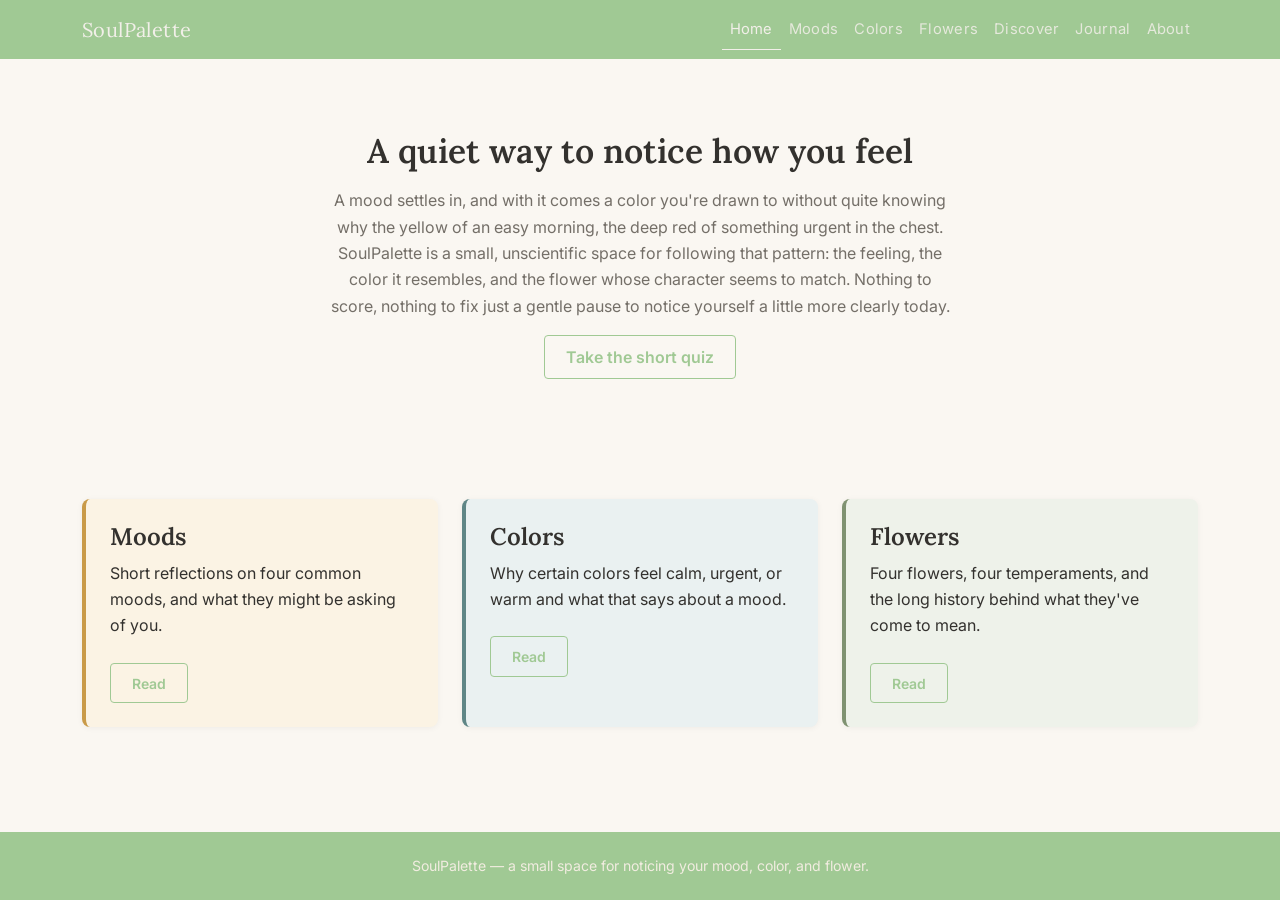
<file: index.html>
<!DOCTYPE html>
<html lang="en">
<head>
<meta charset="UTF-8">
<meta name="viewport" content="width=device-width, initial-scale=1">
<title>SoulPalette</title>
<link href="https://fonts.googleapis.com/css2?family=Lora:wght@500;600&family=Inter:wght@400;500;600&display=swap" rel="stylesheet">
<link href="https://cdn.jsdelivr.net/npm/bootstrap@5.3.3/dist/css/bootstrap.min.css" rel="stylesheet">
<link href="assets/css/style.css" rel="stylesheet">
</head>
<body>

<nav class="navbar navbar-expand-lg">
  <div class="container">
    <a class="navbar-brand" href="index.html">SoulPalette</a>
    <button class="navbar-toggler" type="button" data-bs-toggle="collapse" data-bs-target="#nav">
      <span class="navbar-toggler-icon"></span>
    </button>
    <div class="collapse navbar-collapse" id="nav">
      <ul class="navbar-nav ms-auto">
        <li class="nav-item"><a class="nav-link" href="index.html">Home</a></li>
        <li class="nav-item"><a class="nav-link" href="moods.html">Moods</a></li>
        <li class="nav-item"><a class="nav-link" href="colors.html">Colors</a></li>
        <li class="nav-item"><a class="nav-link" href="flowers.html">Flowers</a></li>
        <li class="nav-item"><a class="nav-link" href="discover.html">Discover</a></li>
        <li class="nav-item"><a class="nav-link" href="journal.html">Journal</a></li>
        <li class="nav-item"><a class="nav-link" href="about.html">About</a></li>
      </ul>
    </div>
  </div>
</nav>

<main class="flex-grow-1">

<section class="hero text-center">
  <h1>A quiet way to notice how you feel</h1>
  <p>
    A mood settles in, and with it comes a color you're drawn to without quite
    knowing why  the yellow of an easy morning, the deep red of something
    urgent in the chest. SoulPalette is a small, unscientific space for
    following that pattern: the feeling, the color it resembles, and the
    flower whose character seems to match. Nothing to score, nothing to fix 
    just a gentle pause to notice yourself a little more clearly today.
  </p>
  <a href="discover.html" class="btn btn-soul mt-3">Take the short quiz</a>
</section>

<div class="container my-5">
  <div class="row g-4">
    <div class="col-md-4">
      <div class="sp-card bg-yellow p-4">
        <h4>Moods</h4>
        <p>Short reflections on four common moods, and what they might be asking of you.</p>
        <a href="moods.html" class="btn btn-soul mt-2 btn-sm">Read</a>
      </div>
    </div>
    <div class="col-md-4">
      <div class="sp-card bg-blue p-4">
        <h4>Colors</h4>
        <p>Why certain colors feel calm, urgent, or warm  and what that says about a mood.</p>
        <a href="colors.html" class="btn btn-soul mt-2 btn-sm">Read</a>
      </div>
    </div>
    <div class="col-md-4">
      <div class="sp-card bg-green p-4">
        <h4>Flowers</h4>
        <p>Four flowers, four temperaments, and the long history behind what they've come to mean.</p>
        <a href="flowers.html" class="btn btn-soul mt-2 btn-sm">Read</a>
      </div>
    </div>
  </div>
</div>

</main>

<footer class="text-center">
  <p class="mb-0">SoulPalette — a small space for noticing your mood, color, and flower.</p>
</footer>

<script src="https://cdn.jsdelivr.net/npm/bootstrap@5.3.3/dist/js/bootstrap.bundle.min.js"></script>
<script src="assets/js/script.js"></script>
</body>
</html>
</file>
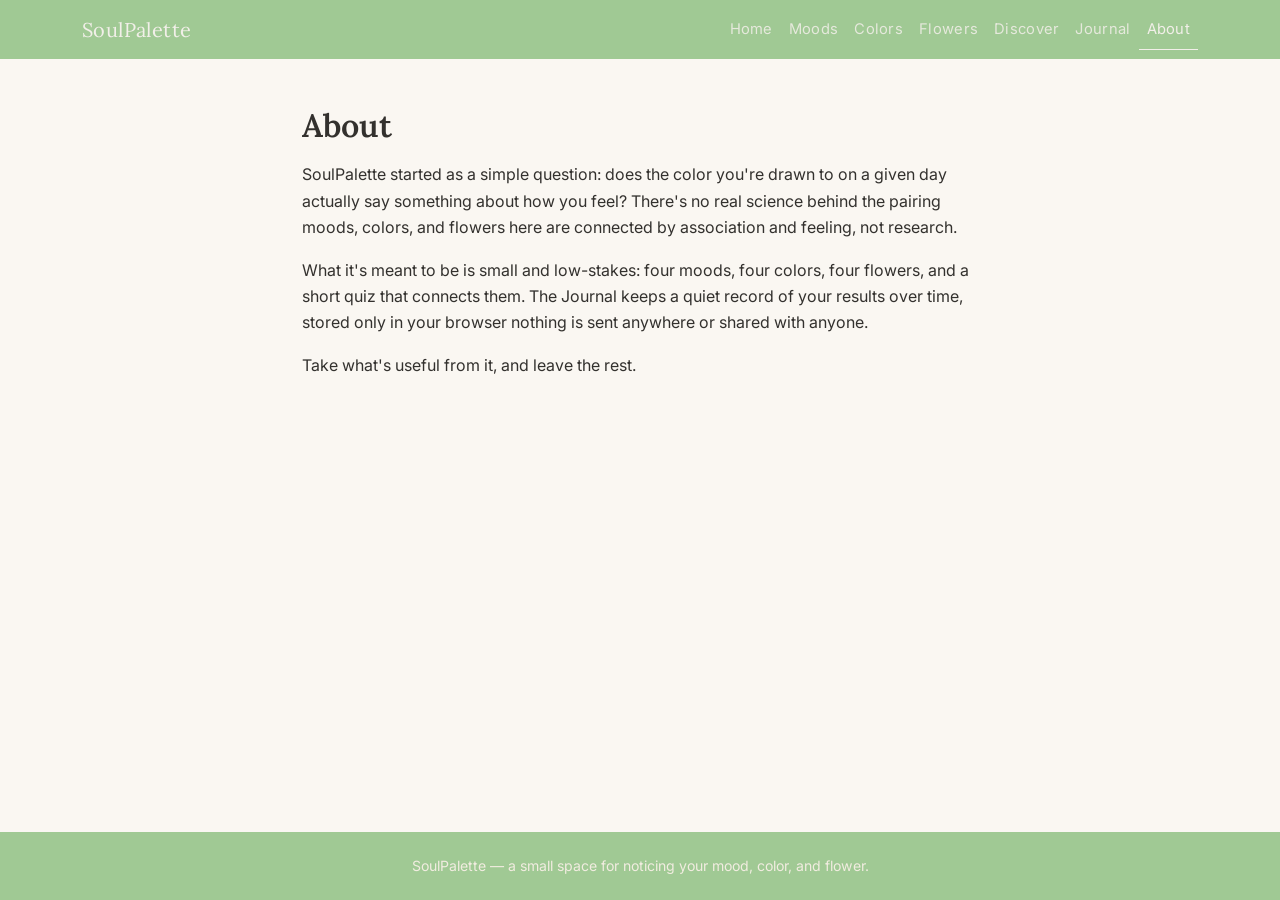
<file: about.html>
<!DOCTYPE html>
<html lang="en">
<head>
<meta charset="UTF-8">
<meta name="viewport" content="width=device-width, initial-scale=1">
<title>SoulPalette | About</title>
<link href="https://fonts.googleapis.com/css2?family=Lora:wght@500;600&family=Inter:wght@400;500;600&display=swap" rel="stylesheet">
<link href="https://cdn.jsdelivr.net/npm/bootstrap@5.3.3/dist/css/bootstrap.min.css" rel="stylesheet">
<link href="assets/css/style.css" rel="stylesheet">
</head>
<body>

<nav class="navbar navbar-expand-lg">
  <div class="container">
    <a class="navbar-brand" href="index.html">SoulPalette</a>
    <button class="navbar-toggler" type="button" data-bs-toggle="collapse" data-bs-target="#nav">
      <span class="navbar-toggler-icon"></span>
    </button>
    <div class="collapse navbar-collapse" id="nav">
      <ul class="navbar-nav ms-auto">
        <li class="nav-item"><a class="nav-link" href="index.html">Home</a></li>
        <li class="nav-item"><a class="nav-link" href="moods.html">Moods</a></li>
        <li class="nav-item"><a class="nav-link" href="colors.html">Colors</a></li>
        <li class="nav-item"><a class="nav-link" href="flowers.html">Flowers</a></li>
        <li class="nav-item"><a class="nav-link" href="discover.html">Discover</a></li>
        <li class="nav-item"><a class="nav-link" href="journal.html">Journal</a></li>
        <li class="nav-item"><a class="nav-link" href="about.html">About</a></li>
      </ul>
    </div>
  </div>
</nav>

<main class="flex-grow-1">
<div class="container my-5" style="max-width:700px;">
  <h2 class="mb-3">About</h2>
  <p>
    SoulPalette started as a simple question: does the color you're drawn to
    on a given day actually say something about how you feel? There's no
    real science behind the pairing  moods, colors, and flowers here are
    connected by association and feeling, not research.
  </p>
  <p>
    What it's meant to be is small and low-stakes: four moods, four colors,
    four flowers, and a short quiz that connects them. The Journal keeps a
    quiet record of your results over time, stored only in your browser 
    nothing is sent anywhere or shared with anyone.
  </p>
  <p class="mb-0">
    Take what's useful from it, and leave the rest.
  </p>
</div>
</main>

<footer class="text-center">
  <p class="mb-0">SoulPalette — a small space for noticing your mood, color, and flower.</p>
</footer>

<script src="https://cdn.jsdelivr.net/npm/bootstrap@5.3.3/dist/js/bootstrap.bundle.min.js"></script>
<script src="assets/js/script.js"></script>
</body>
</html>
</file>
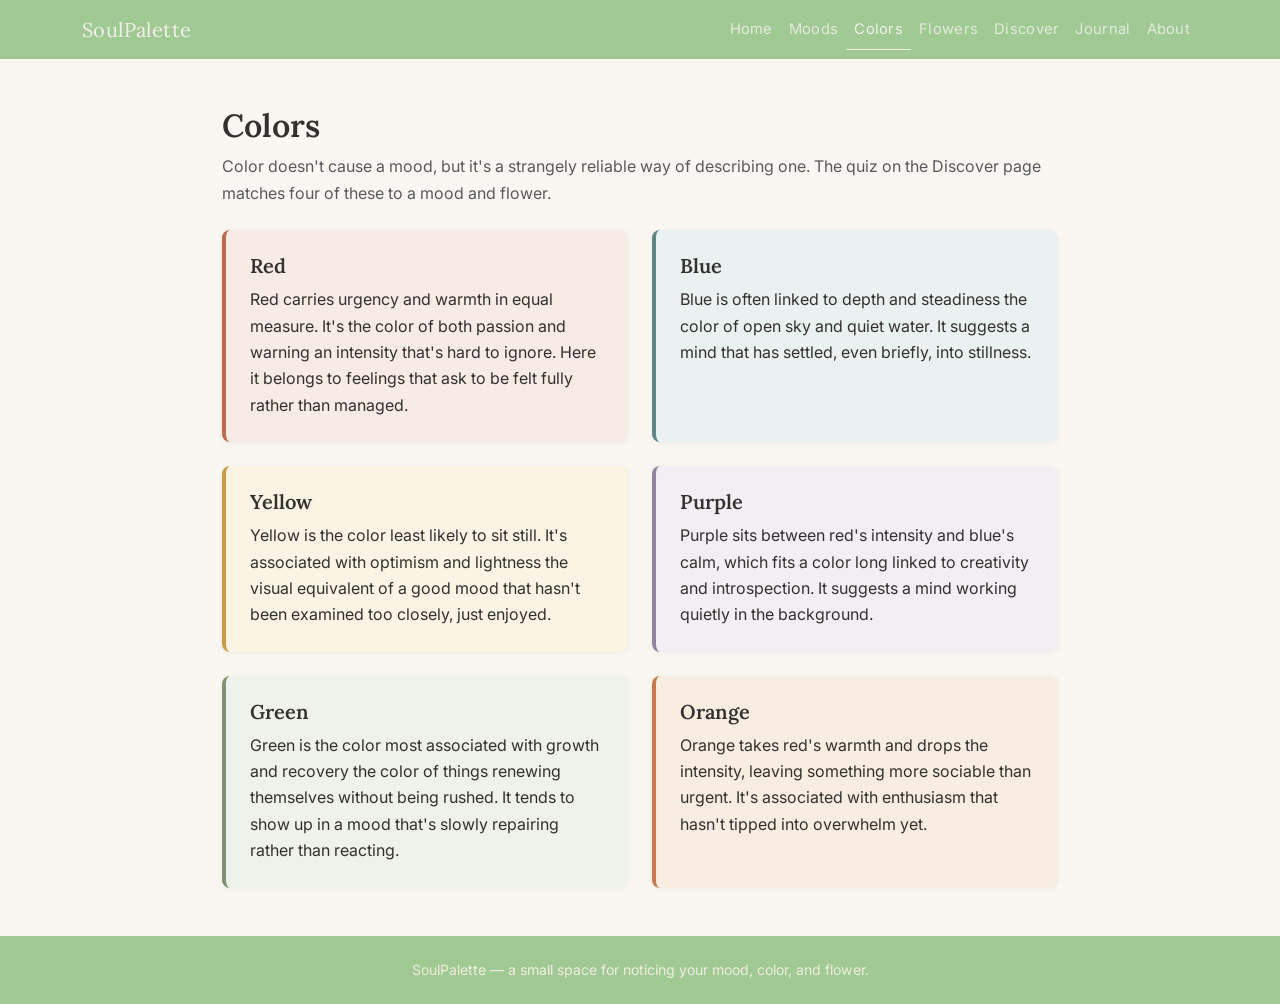
<file: colors.html>
<!DOCTYPE html>
<html lang="en">
<head>
<meta charset="UTF-8">
<meta name="viewport" content="width=device-width, initial-scale=1">
<title>SoulPalette | Colors</title>
<link href="https://fonts.googleapis.com/css2?family=Lora:wght@500;600&family=Inter:wght@400;500;600&display=swap" rel="stylesheet">
<link href="https://cdn.jsdelivr.net/npm/bootstrap@5.3.3/dist/css/bootstrap.min.css" rel="stylesheet">
<link href="assets/css/style.css" rel="stylesheet">
</head>
<body>

<nav class="navbar navbar-expand-lg">
  <div class="container">
    <a class="navbar-brand" href="index.html">SoulPalette</a>
    <button class="navbar-toggler" type="button" data-bs-toggle="collapse" data-bs-target="#nav">
      <span class="navbar-toggler-icon"></span>
    </button>
    <div class="collapse navbar-collapse" id="nav">
      <ul class="navbar-nav ms-auto">
        <li class="nav-item"><a class="nav-link" href="index.html">Home</a></li>
        <li class="nav-item"><a class="nav-link" href="moods.html">Moods</a></li>
        <li class="nav-item"><a class="nav-link" href="colors.html">Colors</a></li>
        <li class="nav-item"><a class="nav-link" href="flowers.html">Flowers</a></li>
        <li class="nav-item"><a class="nav-link" href="discover.html">Discover</a></li>
        <li class="nav-item"><a class="nav-link" href="journal.html">Journal</a></li>
        <li class="nav-item"><a class="nav-link" href="about.html">About</a></li>
      </ul>
    </div>
  </div>
</nav>

<main class="flex-grow-1">
<div class="container my-5" style="max-width:860px;">
  <h2 class="mb-2">Colors</h2>
  <p class="text-muted mb-4">Color doesn't cause a mood, but it's a strangely reliable way of describing one. The quiz on the Discover page matches four of these to a mood and flower.</p>

  <div class="row g-4">
    <div class="col-md-6">
      <div class="sp-card bg-red p-4">
        <h5>Red</h5>
        <p>Red carries urgency and warmth in equal measure. It's the color of
        both passion and warning  an intensity that's hard to ignore. Here
        it belongs to feelings that ask to be felt fully rather than
        managed.</p>
      </div>
    </div>
    <div class="col-md-6">
      <div class="sp-card bg-blue p-4">
        <h5>Blue</h5>
        <p>Blue is often linked to depth and steadiness  the color of open
        sky and quiet water. It suggests a mind that has settled, even
        briefly, into stillness.</p>
      </div>
    </div>
    <div class="col-md-6">
      <div class="sp-card bg-yellow p-4">
        <h5>Yellow</h5>
        <p>Yellow is the color least likely to sit still. It's associated
        with optimism and lightness  the visual equivalent of a good mood
        that hasn't been examined too closely, just enjoyed.</p>
      </div>
    </div>
    <div class="col-md-6">
      <div class="sp-card bg-purple p-4">
        <h5>Purple</h5>
        <p>Purple sits between red's intensity and blue's calm, which fits a
        color long linked to creativity and introspection. It suggests a
        mind working quietly in the background.</p>
      </div>
    </div>
    <div class="col-md-6">
      <div class="sp-card bg-green p-4">
        <h5>Green</h5>
        <p>Green is the color most associated with growth and recovery the
        color of things renewing themselves without being rushed. It tends
        to show up in a mood that's slowly repairing rather than reacting.</p>
      </div>
    </div>
    <div class="col-md-6">
      <div class="sp-card bg-orange p-4">
        <h5>Orange</h5>
        <p>Orange takes red's warmth and drops the intensity, leaving
        something more sociable than urgent. It's associated with
        enthusiasm that hasn't tipped into overwhelm yet.</p>
      </div>
    </div>
  </div>
</div>
</main>

<footer class="text-center">
  <p class="mb-0">SoulPalette — a small space for noticing your mood, color, and flower.</p>
</footer>

<script src="https://cdn.jsdelivr.net/npm/bootstrap@5.3.3/dist/js/bootstrap.bundle.min.js"></script>
<script src="assets/js/script.js"></script>
</body>
</html>
</file>
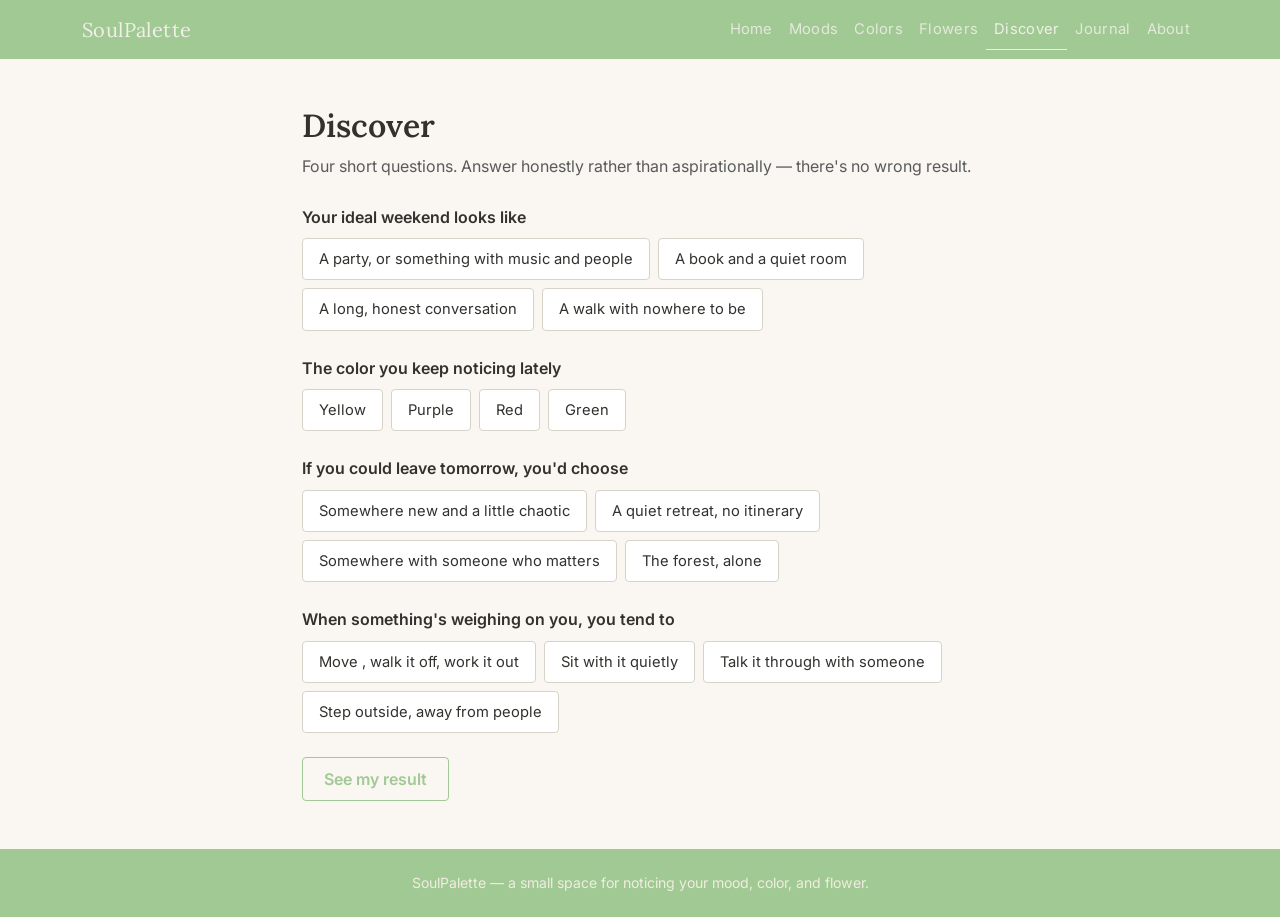
<file: discover.html>
<!DOCTYPE html>
<html lang="en">
<head>
<meta charset="UTF-8">
<meta name="viewport" content="width=device-width, initial-scale=1">
<title>SoulPalette | Discover</title>
<link href="https://fonts.googleapis.com/css2?family=Lora:wght@500;600&family=Inter:wght@400;500;600&display=swap" rel="stylesheet">
<link href="https://cdn.jsdelivr.net/npm/bootstrap@5.3.3/dist/css/bootstrap.min.css" rel="stylesheet">
<link href="assets/css/style.css" rel="stylesheet">
</head>
<body>

<nav class="navbar navbar-expand-lg">
  <div class="container">
    <a class="navbar-brand" href="index.html">SoulPalette</a>
    <button class="navbar-toggler" type="button" data-bs-toggle="collapse" data-bs-target="#nav">
      <span class="navbar-toggler-icon"></span>
    </button>
    <div class="collapse navbar-collapse" id="nav">
      <ul class="navbar-nav ms-auto">
        <li class="nav-item"><a class="nav-link" href="index.html">Home</a></li>
        <li class="nav-item"><a class="nav-link" href="moods.html">Moods</a></li>
        <li class="nav-item"><a class="nav-link" href="colors.html">Colors</a></li>
        <li class="nav-item"><a class="nav-link" href="flowers.html">Flowers</a></li>
        <li class="nav-item"><a class="nav-link" href="discover.html">Discover</a></li>
        <li class="nav-item"><a class="nav-link" href="journal.html">Journal</a></li>
        <li class="nav-item"><a class="nav-link" href="about.html">About</a></li>
      </ul>
    </div>
  </div>
</nav>

<main class="flex-grow-1">
<div class="container my-5" style="max-width:700px;">
  <h2 class="mb-2">Discover</h2>
  <p class="text-muted mb-4">Four short questions. Answer honestly rather than aspirationally — there's no wrong result.</p>

  <form id="quizForm">
    <div class="mb-4">
      <p class="fw-semibold mb-2">Your ideal weekend looks like</p>
      <div class="d-flex flex-wrap gap-2">
        <input type="radio" class="btn-check" name="q1" id="q1a" value="energetic" autocomplete="off">
        <label class="opt" for="q1a">A party, or something with music and people</label>
        <input type="radio" class="btn-check" name="q1" id="q1b" value="peaceful" autocomplete="off">
        <label class="opt" for="q1b">A book and a quiet room</label>
        <input type="radio" class="btn-check" name="q1" id="q1c" value="passionate" autocomplete="off">
        <label class="opt" for="q1c">A long, honest conversation</label>
        <input type="radio" class="btn-check" name="q1" id="q1d" value="calm" autocomplete="off">
        <label class="opt" for="q1d">A walk with nowhere to be</label>
      </div>
    </div>

    <div class="mb-4">
      <p class="fw-semibold mb-2">The color you keep noticing lately</p>
      <div class="d-flex flex-wrap gap-2">
        <input type="radio" class="btn-check" name="q2" id="q2a" value="energetic" autocomplete="off">
        <label class="opt" for="q2a">Yellow</label>
        <input type="radio" class="btn-check" name="q2" id="q2b" value="peaceful" autocomplete="off">
        <label class="opt" for="q2b">Purple</label>
        <input type="radio" class="btn-check" name="q2" id="q2c" value="passionate" autocomplete="off">
        <label class="opt" for="q2c">Red</label>
        <input type="radio" class="btn-check" name="q2" id="q2d" value="calm" autocomplete="off">
        <label class="opt" for="q2d">Green</label>
      </div>
    </div>

    <div class="mb-4">
      <p class="fw-semibold mb-2">If you could leave tomorrow, you'd choose</p>
      <div class="d-flex flex-wrap gap-2">
        <input type="radio" class="btn-check" name="q3" id="q3a" value="energetic" autocomplete="off">
        <label class="opt" for="q3a">Somewhere new and a little chaotic</label>
        <input type="radio" class="btn-check" name="q3" id="q3b" value="peaceful" autocomplete="off">
        <label class="opt" for="q3b">A quiet retreat, no itinerary</label>
        <input type="radio" class="btn-check" name="q3" id="q3c" value="passionate" autocomplete="off">
        <label class="opt" for="q3c">Somewhere with someone who matters</label>
        <input type="radio" class="btn-check" name="q3" id="q3d" value="calm" autocomplete="off">
        <label class="opt" for="q3d">The forest, alone</label>
      </div>
    </div>

    <div class="mb-4">
      <p class="fw-semibold mb-2">When something's weighing on you, you tend to</p>
      <div class="d-flex flex-wrap gap-2">
        <input type="radio" class="btn-check" name="q4" id="q4a" value="energetic" autocomplete="off">
        <label class="opt" for="q4a">Move , walk it off, work it out</label>
        <input type="radio" class="btn-check" name="q4" id="q4b" value="peaceful" autocomplete="off">
        <label class="opt" for="q4b">Sit with it quietly</label>
        <input type="radio" class="btn-check" name="q4" id="q4c" value="passionate" autocomplete="off">
        <label class="opt" for="q4c">Talk it through with someone</label>
        <input type="radio" class="btn-check" name="q4" id="q4d" value="calm" autocomplete="off">
        <label class="opt" for="q4d">Step outside, away from people</label>
      </div>
    </div>

    <button type="button" class="btn btn-soul" onclick="runQuiz()">See my result</button>
    <p id="quizWarning" class="text-danger mt-2" style="display:none;">
      Please answer all four questions.
    </p>
  </form>

  <div id="resultBox" class="sp-card p-4 mt-4"></div>
</div>
</main>

<footer class="text-center">
  <p class="mb-0">SoulPalette — a small space for noticing your mood, color, and flower.</p>
</footer>

<script src="https://cdn.jsdelivr.net/npm/bootstrap@5.3.3/dist/js/bootstrap.bundle.min.js"></script>
<script src="assets/js/script.js"></script>
</body>
</html>
</file>
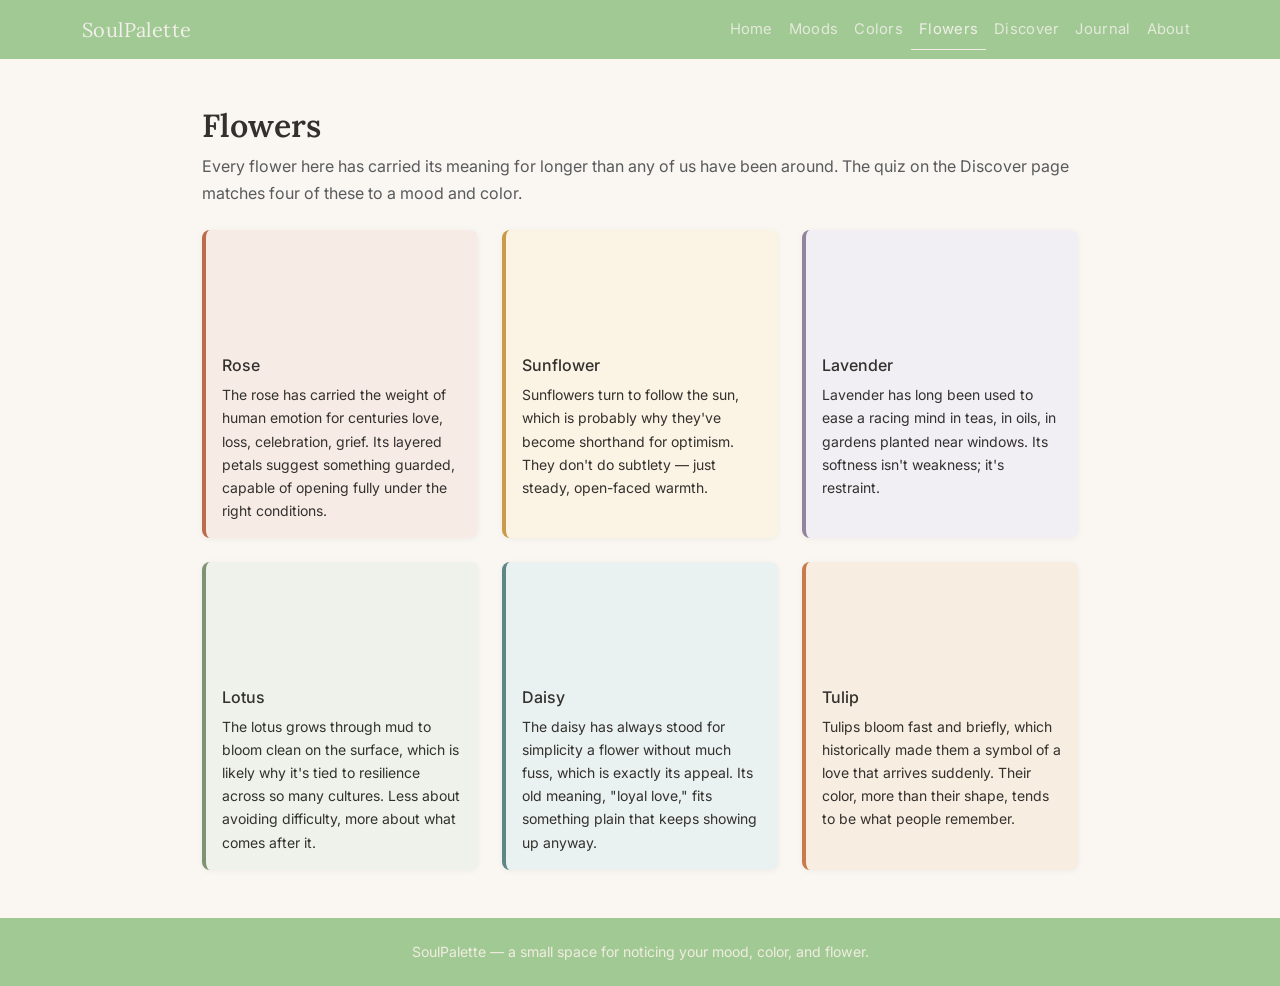
<file: flowers.html>
<!DOCTYPE html>
<html lang="en">
<head>
<meta charset="UTF-8">
<meta name="viewport" content="width=device-width, initial-scale=1">
<title>SoulPalette | Flowers</title>
<link href="https://fonts.googleapis.com/css2?family=Lora:wght@500;600&family=Inter:wght@400;500;600&display=swap" rel="stylesheet">
<link href="https://cdn.jsdelivr.net/npm/bootstrap@5.3.3/dist/css/bootstrap.min.css" rel="stylesheet">
<link href="assets/css/style.css" rel="stylesheet">
</head>
<body>

<nav class="navbar navbar-expand-lg">
  <div class="container">
    <a class="navbar-brand" href="index.html">SoulPalette</a>
    <button class="navbar-toggler" type="button" data-bs-toggle="collapse" data-bs-target="#nav">
      <span class="navbar-toggler-icon"></span>
    </button>
    <div class="collapse navbar-collapse" id="nav">
      <ul class="navbar-nav ms-auto">
        <li class="nav-item"><a class="nav-link" href="index.html">Home</a></li>
        <li class="nav-item"><a class="nav-link" href="moods.html">Moods</a></li>
        <li class="nav-item"><a class="nav-link" href="colors.html">Colors</a></li>
        <li class="nav-item"><a class="nav-link" href="flowers.html">Flowers</a></li>
        <li class="nav-item"><a class="nav-link" href="discover.html">Discover</a></li>
        <li class="nav-item"><a class="nav-link" href="journal.html">Journal</a></li>
        <li class="nav-item"><a class="nav-link" href="about.html">About</a></li>
      </ul>
    </div>
  </div>
</nav>

<main class="flex-grow-1">
<div class="container my-5" style="max-width:900px;">
  <h2 class="mb-2">Flowers</h2>
  <p class="text-muted mb-4">Every flower here has carried its meaning for longer than any of us have been around. The quiz on the Discover page matches four of these to a mood and color.</p>

  <div class="row g-4">
    <div class="col-md-4 col-6">
      <div class="sp-card bg-red overflow-hidden">
        <div class="sp-img" style="background-image:url('https://images.unsplash.com/photo-1568804212931-933316e2d53e?auto=format&fit=crop&w=700&q=60')"></div>
        <div class="p-3">
          <h6>Rose</h6>
          <p class="small mb-0">The rose has carried the weight of human emotion for centuries  love, loss, celebration, grief. Its layered petals suggest something guarded, capable of opening fully under the right conditions.</p>
        </div>
      </div>
    </div>
    <div class="col-md-4 col-6">
      <div class="sp-card bg-yellow overflow-hidden">
        <div class="sp-img" style="background-image:url('https://images.unsplash.com/photo-1533523611631-15e4ef69be08?auto=format&fit=crop&w=700&q=60')"></div>
        <div class="p-3">
          <h6>Sunflower</h6>
          <p class="small mb-0">Sunflowers turn to follow the sun, which is probably why they've become shorthand for optimism. They don't do subtlety — just steady, open-faced warmth.</p>
        </div>
      </div>
    </div>
    <div class="col-md-4 col-6">
      <div class="sp-card bg-purple overflow-hidden">
        <div class="sp-img" style="background-image:url('https://images.unsplash.com/photo-1662486717731-293f2b6ebfa2?auto=format&fit=crop&w=700&q=60')"></div>
        <div class="p-3">
          <h6>Lavender</h6>
          <p class="small mb-0">Lavender has long been used to ease a racing mind  in teas, in oils, in gardens planted near windows. Its softness isn't weakness; it's restraint.</p>
        </div>
      </div>
    </div>
    <div class="col-md-4 col-6">
      <div class="sp-card bg-green overflow-hidden">
        <div class="sp-img" style="background-image:url('https://images.unsplash.com/photo-1536510931849-abe777332361?auto=format&fit=crop&w=700&q=60')"></div>
        <div class="p-3">
          <h6>Lotus</h6>
          <p class="small mb-0">The lotus grows through mud to bloom clean on the surface, which is likely why it's tied to resilience across so many cultures. Less about avoiding difficulty, more about what comes after it.</p>
        </div>
      </div>
    </div>
    <div class="col-md-4 col-6">
      <div class="sp-card bg-blue overflow-hidden">
        <div class="sp-img" style="background-image:url('https://images.unsplash.com/photo-1498176140820-9ef7718b350b?auto=format&fit=crop&w=700&q=60')"></div>
        <div class="p-3">
          <h6>Daisy</h6>
          <p class="small mb-0">The daisy has always stood for simplicity  a flower without much fuss, which is exactly its appeal. Its old meaning, "loyal love," fits something plain that keeps showing up anyway.</p>
        </div>
      </div>
    </div>
    <div class="col-md-4 col-6">
      <div class="sp-card bg-orange overflow-hidden">
        <div class="sp-img" style="background-image:url('https://images.unsplash.com/reserve/OnRKhvlFQ2uJNSx5O3cc_DSC00560.jpg?auto=format&fit=crop&w=700&q=60')"></div>
        <div class="p-3">
          <h6>Tulip</h6>
          <p class="small mb-0">Tulips bloom fast and briefly, which historically made them a symbol of a love that arrives suddenly. Their color, more than their shape, tends to be what people remember.</p>
        </div>
      </div>
    </div>
  </div>
</div>
</main>

<footer class="text-center">
  <p class="mb-0">SoulPalette — a small space for noticing your mood, color, and flower.</p>
</footer>

<script src="https://cdn.jsdelivr.net/npm/bootstrap@5.3.3/dist/js/bootstrap.bundle.min.js"></script>
<script src="assets/js/script.js"></script>
</body>
</html>
</file>
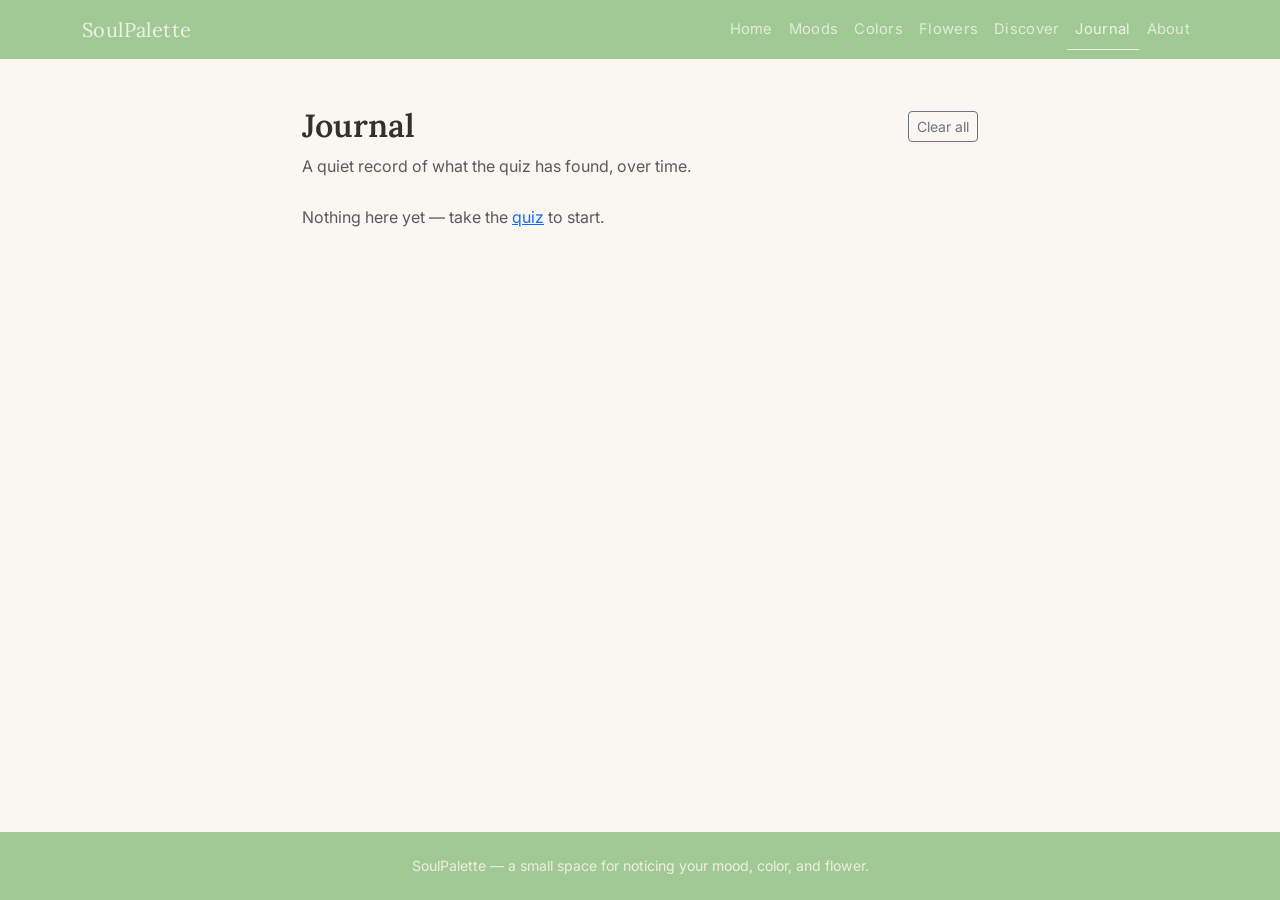
<file: journal.html>
<!DOCTYPE html>
<html lang="en">
<head>
<meta charset="UTF-8">
<meta name="viewport" content="width=device-width, initial-scale=1">
<title>SoulPalette | Journal</title>
<link href="https://fonts.googleapis.com/css2?family=Lora:wght@500;600&family=Inter:wght@400;500;600&display=swap" rel="stylesheet">
<link href="https://cdn.jsdelivr.net/npm/bootstrap@5.3.3/dist/css/bootstrap.min.css" rel="stylesheet">
<link href="assets/css/style.css" rel="stylesheet">
</head>
<body>

<nav class="navbar navbar-expand-lg">
  <div class="container">
    <a class="navbar-brand" href="index.html">SoulPalette</a>
    <button class="navbar-toggler" type="button" data-bs-toggle="collapse" data-bs-target="#nav">
      <span class="navbar-toggler-icon"></span>
    </button>
    <div class="collapse navbar-collapse" id="nav">
      <ul class="navbar-nav ms-auto">
        <li class="nav-item"><a class="nav-link" href="index.html">Home</a></li>
        <li class="nav-item"><a class="nav-link" href="moods.html">Moods</a></li>
        <li class="nav-item"><a class="nav-link" href="colors.html">Colors</a></li>
        <li class="nav-item"><a class="nav-link" href="flowers.html">Flowers</a></li>
        <li class="nav-item"><a class="nav-link" href="discover.html">Discover</a></li>
        <li class="nav-item"><a class="nav-link" href="journal.html">Journal</a></li>
        <li class="nav-item"><a class="nav-link" href="about.html">About</a></li>
      </ul>
    </div>
  </div>
</nav>

<main class="flex-grow-1">
<div class="container my-5" style="max-width:700px;">
  <div class="d-flex justify-content-between align-items-center mb-2">
    <h2 class="mb-0">Journal</h2>
    <button class="btn btn-sm btn-outline-secondary" onclick="clearJournal()">Clear all</button>
  </div>
  <p class="text-muted mb-4">A quiet record of what the quiz has found, over time.</p>

  <div id="journalList"></div>

  <p id="journalEmpty" class="text-muted" style="display:none;">
    Nothing here yet — take the <a href="discover.html">quiz</a> to start.
  </p>
</div>
</main>

<footer class="text-center">
  <p class="mb-0">SoulPalette — a small space for noticing your mood, color, and flower.</p>
</footer>

<script src="https://cdn.jsdelivr.net/npm/bootstrap@5.3.3/dist/js/bootstrap.bundle.min.js"></script>
<script src="assets/js/script.js"></script>
</body>
</html>
</file>
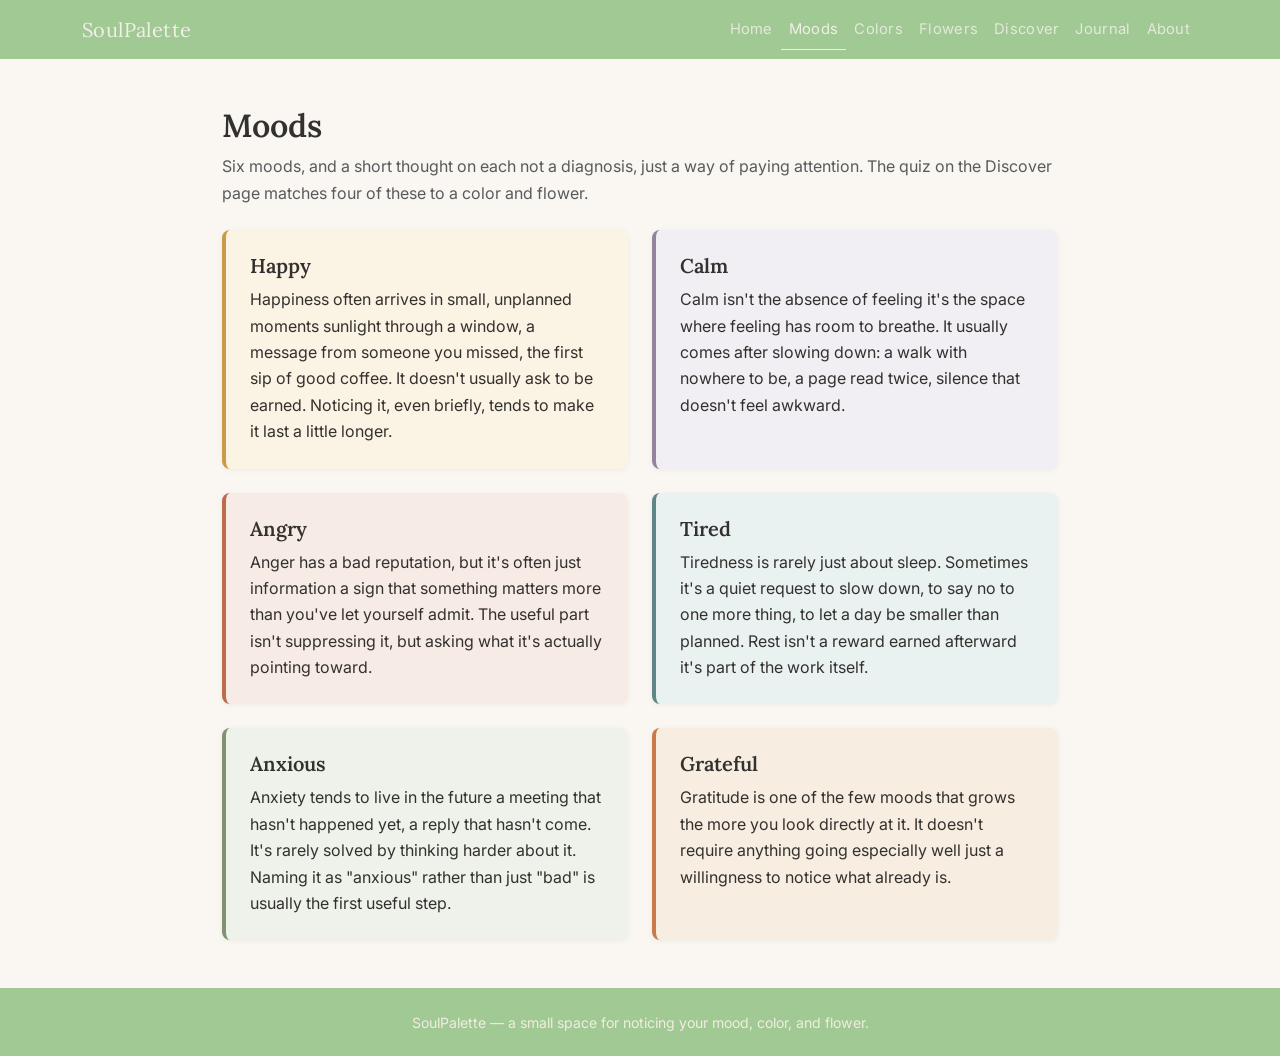
<file: moods.html>
<!DOCTYPE html>
<html lang="en">
<head>
<meta charset="UTF-8">
<meta name="viewport" content="width=device-width, initial-scale=1">
<title>SoulPalette | Moods</title>
<link href="https://fonts.googleapis.com/css2?family=Lora:wght@500;600&family=Inter:wght@400;500;600&display=swap" rel="stylesheet">
<link href="https://cdn.jsdelivr.net/npm/bootstrap@5.3.3/dist/css/bootstrap.min.css" rel="stylesheet">
<link href="assets/css/style.css" rel="stylesheet">
</head>
<body>

<nav class="navbar navbar-expand-lg">
  <div class="container">
    <a class="navbar-brand" href="index.html">SoulPalette</a>
    <button class="navbar-toggler" type="button" data-bs-toggle="collapse" data-bs-target="#nav">
      <span class="navbar-toggler-icon"></span>
    </button>
    <div class="collapse navbar-collapse" id="nav">
      <ul class="navbar-nav ms-auto">
        <li class="nav-item"><a class="nav-link" href="index.html">Home</a></li>
        <li class="nav-item"><a class="nav-link" href="moods.html">Moods</a></li>
        <li class="nav-item"><a class="nav-link" href="colors.html">Colors</a></li>
        <li class="nav-item"><a class="nav-link" href="flowers.html">Flowers</a></li>
        <li class="nav-item"><a class="nav-link" href="discover.html">Discover</a></li>
        <li class="nav-item"><a class="nav-link" href="journal.html">Journal</a></li>
        <li class="nav-item"><a class="nav-link" href="about.html">About</a></li>
      </ul>
    </div>
  </div>
</nav>

<main class="flex-grow-1">
<div class="container my-5" style="max-width:860px;">
  <h2 class="mb-2">Moods</h2>
  <p class="text-muted mb-4">Six moods, and a short thought on each  not a diagnosis, just a way of paying attention. The quiz on the Discover page matches four of these to a color and flower.</p>

  <div class="row g-4">
    <div class="col-md-6">
      <div class="sp-card bg-yellow p-4">
        <h5>Happy</h5>
        <p>Happiness often arrives in small, unplanned moments  sunlight through
        a window, a message from someone you missed, the first sip of good
        coffee. It doesn't usually ask to be earned. Noticing it, even
        briefly, tends to make it last a little longer.</p>
      </div>
    </div>
    <div class="col-md-6">
      <div class="sp-card bg-purple p-4">
        <h5>Calm</h5>
        <p>Calm isn't the absence of feeling  it's the space where feeling has
        room to breathe. It usually comes after slowing down: a walk with
        nowhere to be, a page read twice, silence that doesn't feel
        awkward.</p>
      </div>
    </div>
    <div class="col-md-6">
      <div class="sp-card bg-red p-4">
        <h5>Angry</h5>
        <p>Anger has a bad reputation, but it's often just information  a sign
        that something matters more than you've let yourself admit. The
        useful part isn't suppressing it, but asking what it's actually
        pointing toward.</p>
      </div>
    </div>
    <div class="col-md-6">
      <div class="sp-card bg-blue p-4">
        <h5>Tired</h5>
        <p>Tiredness is rarely just about sleep. Sometimes it's a quiet request
        to slow down, to say no to one more thing, to let a day be smaller
        than planned. Rest isn't a reward earned afterward  it's part of
        the work itself.</p>
      </div>
    </div>
    <div class="col-md-6">
      <div class="sp-card bg-green p-4">
        <h5>Anxious</h5>
        <p>Anxiety tends to live in the future a meeting that hasn't
        happened yet, a reply that hasn't come. It's rarely solved by
        thinking harder about it. Naming it as "anxious" rather than just
        "bad" is usually the first useful step.</p>
      </div>
    </div>
    <div class="col-md-6">
      <div class="sp-card bg-orange p-4">
        <h5>Grateful</h5>
        <p>Gratitude is one of the few moods that grows the more you look
        directly at it. It doesn't require anything going especially well 
        just a willingness to notice what already is.</p>
      </div>
    </div>
  </div>
</div>
</main>

<footer class="text-center">
  <p class="mb-0">SoulPalette — a small space for noticing your mood, color, and flower.</p>
</footer>

<script src="https://cdn.jsdelivr.net/npm/bootstrap@5.3.3/dist/js/bootstrap.bundle.min.js"></script>
<script src="assets/js/script.js"></script>
</body>
</html>
</file>
<file: assets/css/style.css>
/* ===== SoulPalette — shared styles ===== */
:root {
  --sp-bg: #faf7f2;
  --sp-text: #33312e;
  --sp-muted: #746f68;
  --sp-nav: #a0c994;
  --sp-sage: #7f9271;
  --sp-terracotta: #bd6a4d;
  --sp-mustard: #c99a48;
  --sp-lavender: #93839f;
  --sp-teal: #5f8686;
  --sp-orange: #c97a4a;
}

html, body { height: 100%; }
body {
  display: flex;
  flex-direction: column;
  min-height: 100vh;
  font-family: 'Inter', sans-serif;
  background: var(--sp-bg);
  color: var(--sp-text);
  line-height: 1.65;
}
h1, h2, h3, h4, h5 {
  font-family: 'Lora', serif;
  font-weight: 600;
}
main { flex: 1 0 auto; }

/* Navbar — plain, quiet, text-first */
.navbar {
  background: var(--sp-nav);
}
.navbar-brand {
  font-family: 'Lora', serif;
  letter-spacing: .02em;
}
.navbar-brand, .nav-link {
  color: #f2efe9 !important;
}
.nav-link {
  font-size: .92rem;
  letter-spacing: .02em;
  opacity: .85;
}
.nav-link:hover { opacity: 1; }
.nav-link.active {
  opacity: 1;
  border-bottom: 1px solid #f2efe9;
}

/* Hero */
.hero {
  padding: 4.5rem 1rem;
  background-image: linear-gradient(rgba(250,247,242,.9), rgba(250,247,242,.9)),
    url('https://images.unsplash.com/photo-1599270606287-331b4f5d0e02?auto=format&fit=crop&w=1600&q=60');
  background-size: cover;
  background-position: center;
}
.hero h1 {
  font-size: 2.1rem;
}
.hero p {
  max-width: 620px;
  margin: 1rem auto 0;
  color: var(--sp-muted);
}

/* Photo strip on flower cards */
.sp-img {
  height: 110px;
  background-size: cover;
  background-position: center;
  border-radius: 4px 4px 0 0;
}

/* Cards — soft tint background, accent border, no heavy shadow */
.sp-card {
  background: #fff;
  border: none;
  border-left: 4px solid var(--sp-muted);
  border-radius: 8px;
  box-shadow: 0 1px 6px rgba(0,0,0,.05);
  transition: box-shadow .2s ease;
  height: 100%;
}
.sp-card:hover {
  box-shadow: 0 4px 14px rgba(0,0,0,.08);
}
.sp-card p:last-child { margin-bottom: 0; }

.bg-yellow { background: #fbf3e4; border-left-color: var(--sp-mustard); }
.bg-red    { background: #f7ebe6; border-left-color: var(--sp-terracotta); }
.bg-purple { background: #f1eef4; border-left-color: var(--sp-lavender); }
.bg-green  { background: #eef2ea; border-left-color: var(--sp-sage); }
.bg-blue   { background: #eaf1f1; border-left-color: var(--sp-teal); }
.bg-orange { background: #f7ede1; border-left-color: var(--sp-orange); }

/* Buttons */
.btn-soul {
  border-radius: 4px;
  font-weight: 600;
  border: 1px solid var(--sp-nav);
  padding: .55rem 1.3rem;
  color: var(--sp-nav);
  background: transparent;
}
.btn-soul:hover {
  background: var(--sp-nav);
  color: #ebe3e3;
}

/* Quiz option buttons — muted, text-first */
.btn-check + label.opt {
  border-radius: 4px;
  border: 1px solid #d8d3c8;
  color: var(--sp-text);
  background: #fff;
  font-size: .92rem;
  padding: .5rem 1rem;
}
.btn-check:checked + label.opt {
  background: var(--sp-nav);
  color: #facbcb;
  border-color: var(--sp-nav);
}

#resultBox { display: none; }

footer {
  flex-shrink: 0;
  background: var(--sp-nav);
  color: #f1ece0;
  padding: 1.4rem 0;
  font-size: .88rem;
}
</file>
